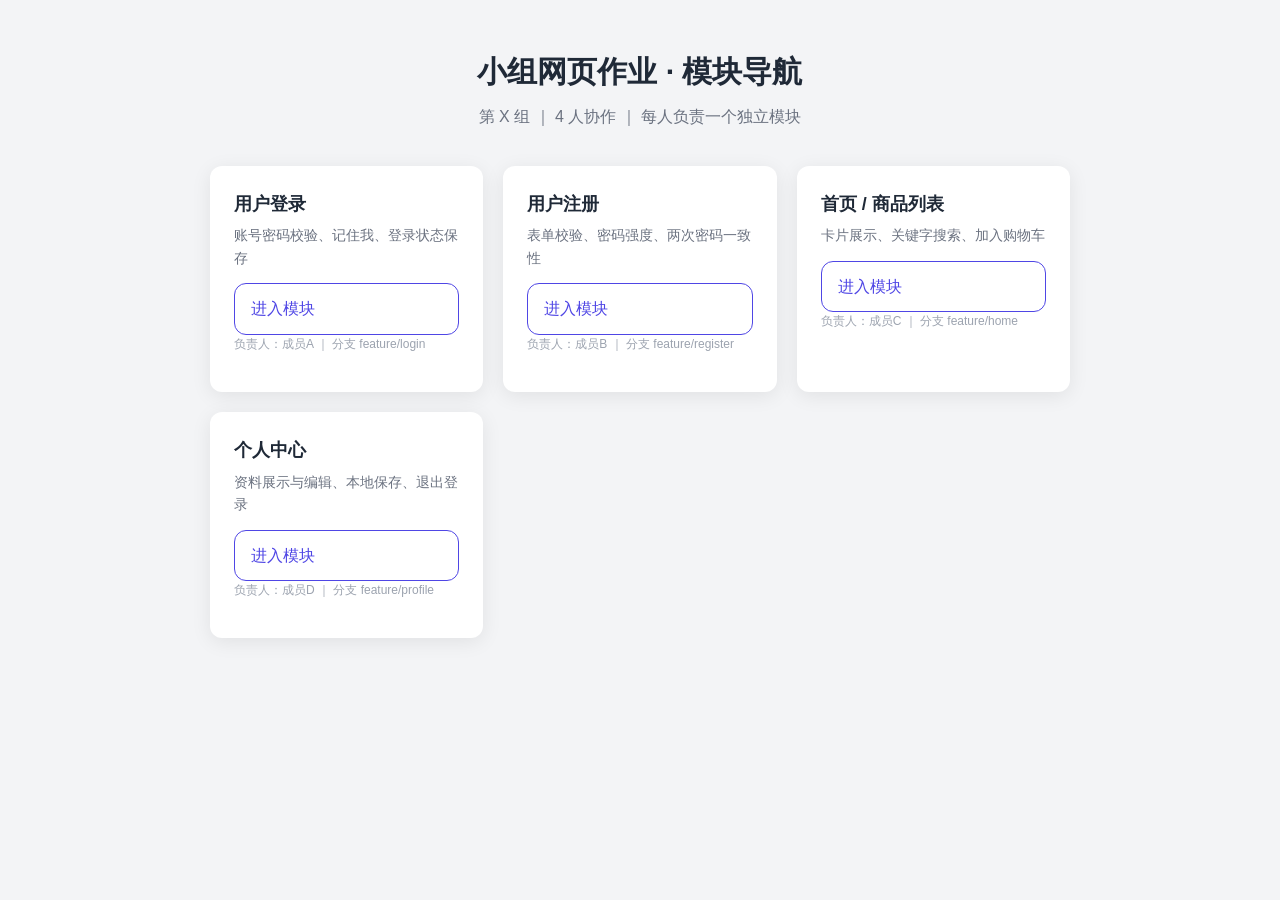
<file: index.html>
<!DOCTYPE html>
<html lang="zh-CN">
<head>
  <meta charset="UTF-8">
  <meta name="viewport" content="width=device-width, initial-scale=1.0">
  <title>小组作业 - 模块导航</title>
  <link rel="stylesheet" href="assets/base.css">
  <style>
    .wrap { max-width: 900px; margin: 0 auto; padding: 48px 20px; }
    header { text-align: center; margin-bottom: 36px; }
    header h1 { font-size: 30px; margin-bottom: 8px; }
    header p { color: var(--text-light); }
    .grid { display: grid; grid-template-columns: repeat(auto-fit, minmax(240px, 1fr)); gap: 20px; }
    .mod { background: var(--card); border-radius: var(--radius); box-shadow: var(--shadow);
           padding: 24px; transition: transform .2s; }
    .mod:hover { transform: translateY(-4px); }
    .mod h2 { font-size: 18px; margin-bottom: 6px; }
    .mod p { font-size: 14px; color: var(--text-light); margin-bottom: 14px; }
    .mod .owner { font-size: 12px; color: #9ca3af; }
  </style>
</head>
<body>
  <div class="wrap">
    <header>
      <h1>小组网页作业 · 模块导航</h1>
      <p>第 X 组 ｜ 4 人协作 ｜ 每人负责一个独立模块</p>
    </header>

    <div class="grid">
      <div class="mod">
        <h2>用户登录</h2>
        <p>账号密码校验、记住我、登录状态保存</p>
        <a class="btn btn-secondary" href="modules/login/index.html">进入模块</a>
        <p class="owner">负责人：成员A ｜ 分支 feature/login</p>
      </div>
      <div class="mod">
        <h2>用户注册</h2>
        <p>表单校验、密码强度、两次密码一致性</p>
        <a class="btn btn-secondary" href="modules/register/index.html">进入模块</a>
        <p class="owner">负责人：成员B ｜ 分支 feature/register</p>
      </div>
      <div class="mod">
        <h2>首页 / 商品列表</h2>
        <p>卡片展示、关键字搜索、加入购物车</p>
        <a class="btn btn-secondary" href="modules/home/index.html">进入模块</a>
        <p class="owner">负责人：成员C ｜ 分支 feature/home</p>
      </div>
      <div class="mod">
        <h2>个人中心</h2>
        <p>资料展示与编辑、本地保存、退出登录</p>
        <a class="btn btn-secondary" href="modules/profile/index.html">进入模块</a>
        <p class="owner">负责人：成员D ｜ 分支 feature/profile</p>
      </div>
    </div>
  </div>
</body>
</html>
</file>
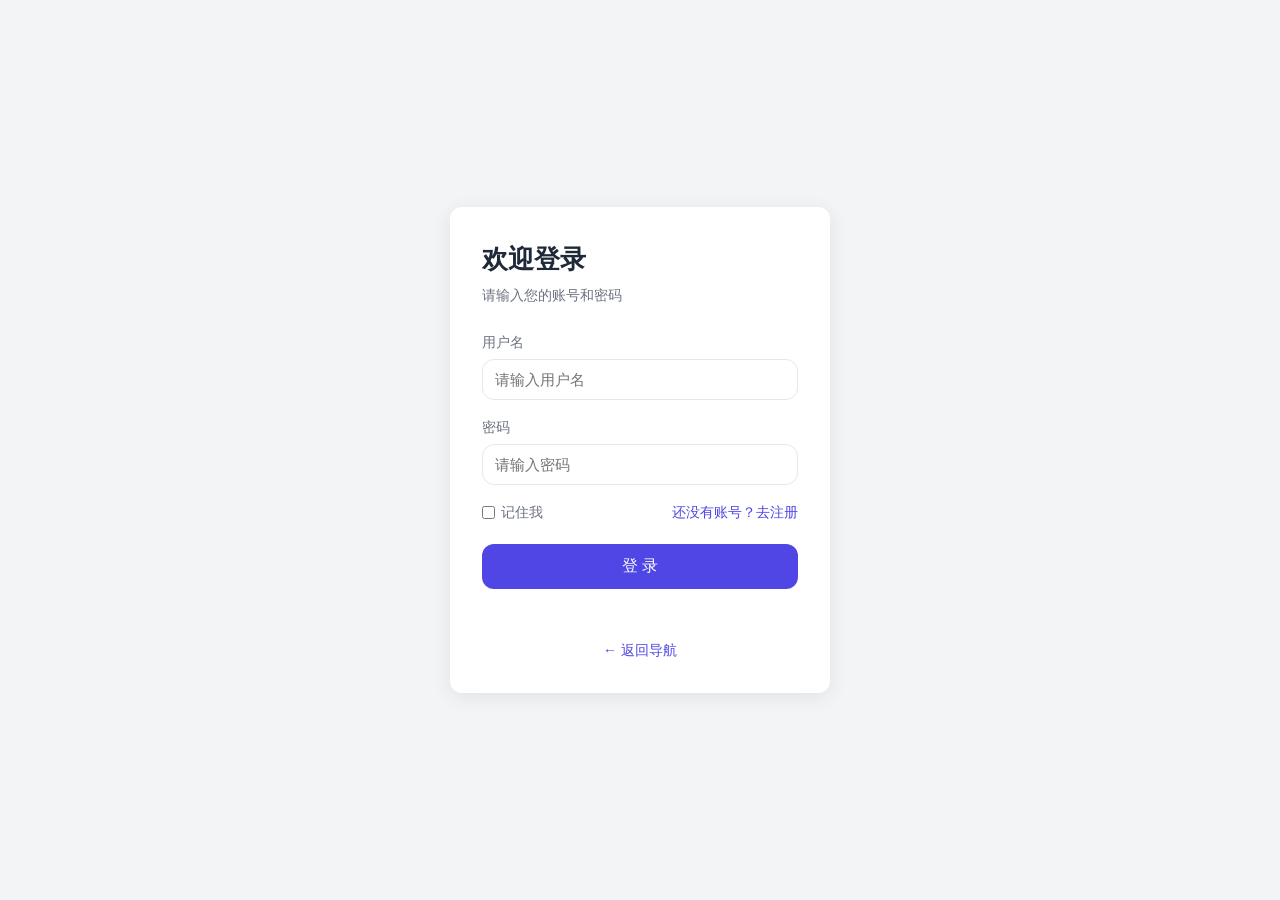
<file: modules/login/index.html>
<!DOCTYPE html>
<html lang="zh-CN">
<head>
  <meta charset="UTF-8">
  <meta name="viewport" content="width=device-width, initial-scale=1.0">
  <title>用户登录</title>
  <link rel="stylesheet" href="../../assets/base.css">
  <link rel="stylesheet" href="style.css">
</head>
<body>
  <div class="login-box card">
    <h1 class="title">欢迎登录</h1>
    <p class="subtitle">请输入您的账号和密码</p>

    <form id="loginForm" novalidate>
      <div class="field">
        <label for="username">用户名</label>
        <input type="text" id="username" name="username" placeholder="请输入用户名" autocomplete="username">
      </div>

      <div class="field">
        <label for="password">密码</label>
        <input type="password" id="password" name="password" placeholder="请输入密码" autocomplete="current-password">
      </div>

      <div class="remember">
        <label><input type="checkbox" id="remember"> 记住我</label>
        <a href="../register/index.html">还没有账号？去注册</a>
      </div>

      <button type="submit" class="btn">登 录</button>
      <p class="tip" id="tip"></p>
    </form>

    <p class="back"><a href="../../index.html">← 返回导航</a></p>
  </div>

  <script src="script.js"></script>
</body>
</html>
</file>
<file: assets/base.css>
/* ===== 公共样式：所有模块共用，请勿随意改动变量名 ===== */
:root {
  --primary: #4f46e5;
  --primary-dark: #4338ca;
  --danger: #e11d48;
  --success: #16a34a;
  --text: #1f2937;
  --text-light: #6b7280;
  --border: #e5e7eb;
  --bg: #f3f4f6;
  --card: #ffffff;
  --radius: 12px;
  --shadow: 0 4px 20px rgba(0, 0, 0, 0.08);
}

* {
  box-sizing: border-box;
  margin: 0;
  padding: 0;
}

body {
  font-family: "Microsoft YaHei", "PingFang SC", Arial, sans-serif;
  background: var(--bg);
  color: var(--text);
  line-height: 1.6;
  min-height: 100vh;
}

a {
  color: var(--primary);
  text-decoration: none;
}

a:hover {
  text-decoration: underline;
}

/* ===== 通用组件 ===== */
.btn {
  display: inline-block;
  width: 100%;
  padding: 12px 16px;
  border: none;
  border-radius: var(--radius);
  background: var(--primary);
  color: #fff;
  font-size: 16px;
  cursor: pointer;
  transition: background 0.2s;
}

.btn:hover {
  background: var(--primary-dark);
}

.btn-secondary {
  background: #fff;
  color: var(--primary);
  border: 1px solid var(--primary);
}

.btn-secondary:hover {
  background: #eef2ff;
}

.field {
  margin-bottom: 16px;
  text-align: left;
}

.field label {
  display: block;
  margin-bottom: 6px;
  font-size: 14px;
  color: var(--text-light);
}

.field input {
  width: 100%;
  padding: 11px 12px;
  border: 1px solid var(--border);
  border-radius: var(--radius);
  font-size: 15px;
  outline: none;
  transition: border-color 0.2s;
}

.field input:focus {
  border-color: var(--primary);
}

.card {
  background: var(--card);
  border-radius: var(--radius);
  box-shadow: var(--shadow);
  padding: 32px;
}

.tip {
  margin-top: 12px;
  font-size: 14px;
  min-height: 20px;
}

.tip.error {
  color: var(--danger);
}

.tip.success {
  color: var(--success);
}
</file>
<file: modules/login/style.css>
/* 登录模块私有样式 */
body {
  display: flex;
  align-items: center;
  justify-content: center;
}

.login-box {
  width: 100%;
  max-width: 380px;
  margin: 40px 20px;
}

.title {
  font-size: 26px;
  margin-bottom: 4px;
}

.subtitle {
  color: var(--text-light);
  font-size: 14px;
  margin-bottom: 24px;
}

.remember {
  display: flex;
  justify-content: space-between;
  align-items: center;
  font-size: 14px;
  margin-bottom: 20px;
  color: var(--text-light);
}

.remember label {
  display: flex;
  align-items: center;
  gap: 6px;
  cursor: pointer;
}

.back {
  margin-top: 18px;
  text-align: center;
  font-size: 14px;
}
</file>
